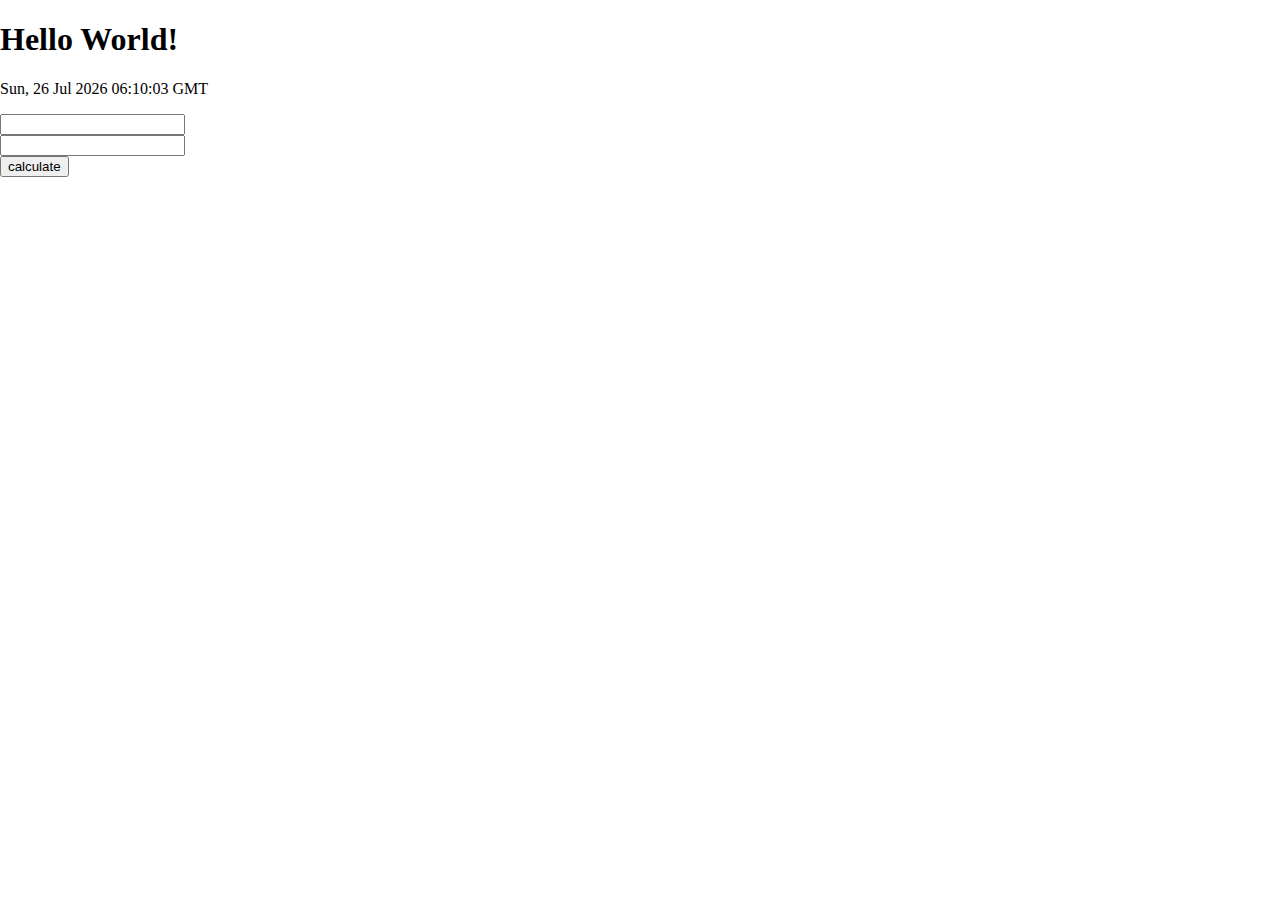
<file: index.html>
<!DOCTYPE html>
<html>
  <head>
    <title>Hello World!</title>
    <link rel="stylesheet" href="styles.css" />
  </head>
  <body>
      <h1 class="title">Hello World! </h1>
      <p id="currentTime"></p>
      <div class="length">
        <input id="len" value>
      </div>
       <div class="width">
         <input id="wid" value>
      </div>
      <button onclick="calculateArea()">calculate</button>
       <div class="area" >
         <div id="areaRec"></div>
      </div>
      <script src="script.js"></script>
  </body>
</html>
</file>
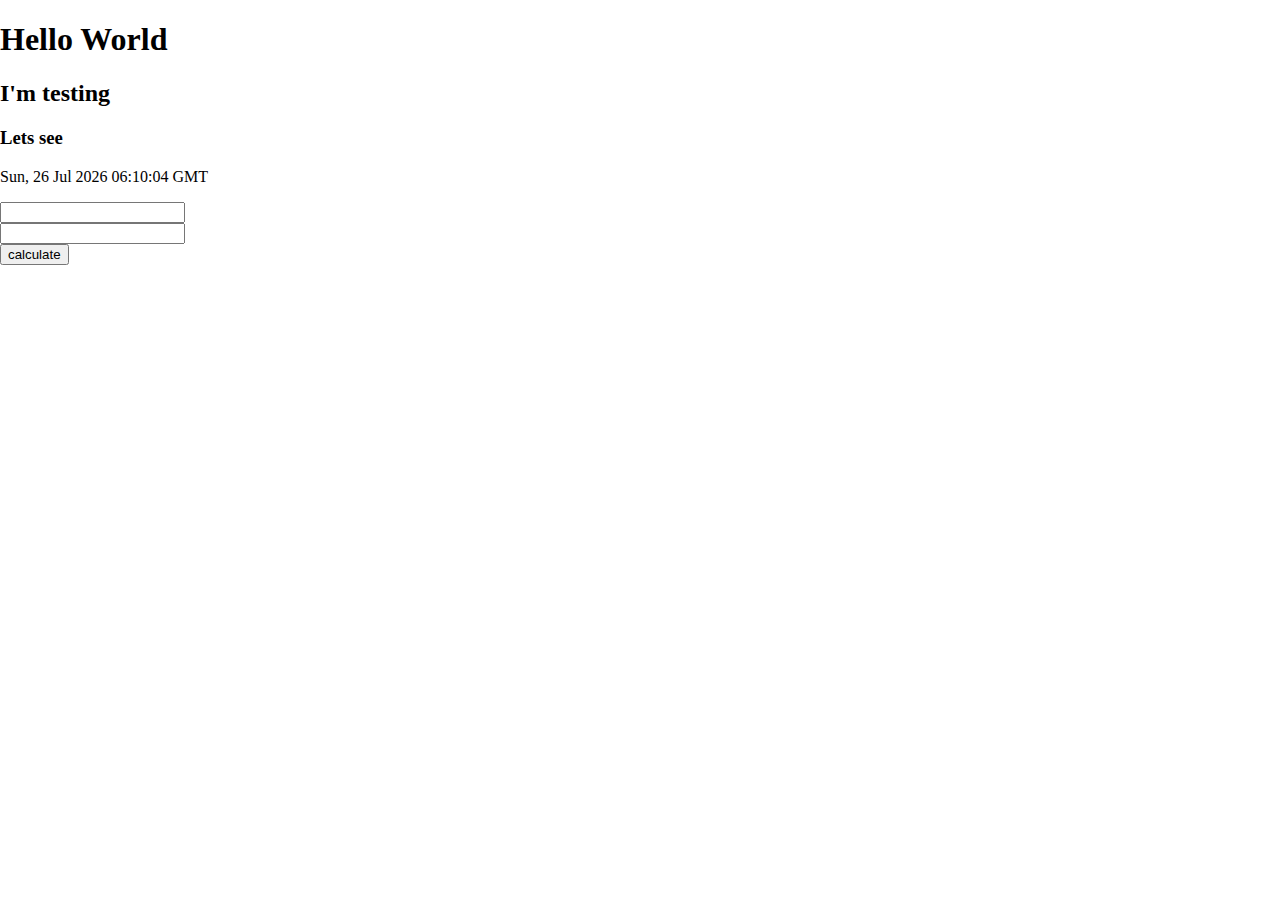
<file: UI/index.html>
<!DOCTYPE html>
<html>
  <head>
    <title>Hello World!</title>
    <link rel="stylesheet" href="styles.css" />
  </head>
  <body>
    <h1>Hello World</h1>
    <h2>I'm testing</h2>
    <h3>Lets see</h3>
      <p id="currentTime"></p>
      <div class="length">
        <input id="len" value>
      </div>
       <div class="width">
         <input id="wid" value>
      </div>
      <button onclick="calculateArea()">calculate</button>
       <div class="area" >
         <div id="areaRec"></div>
         <div id="areaTri"></div>
      </div>
      <script src="script.js"></script>
  </body>
</html>
</file>
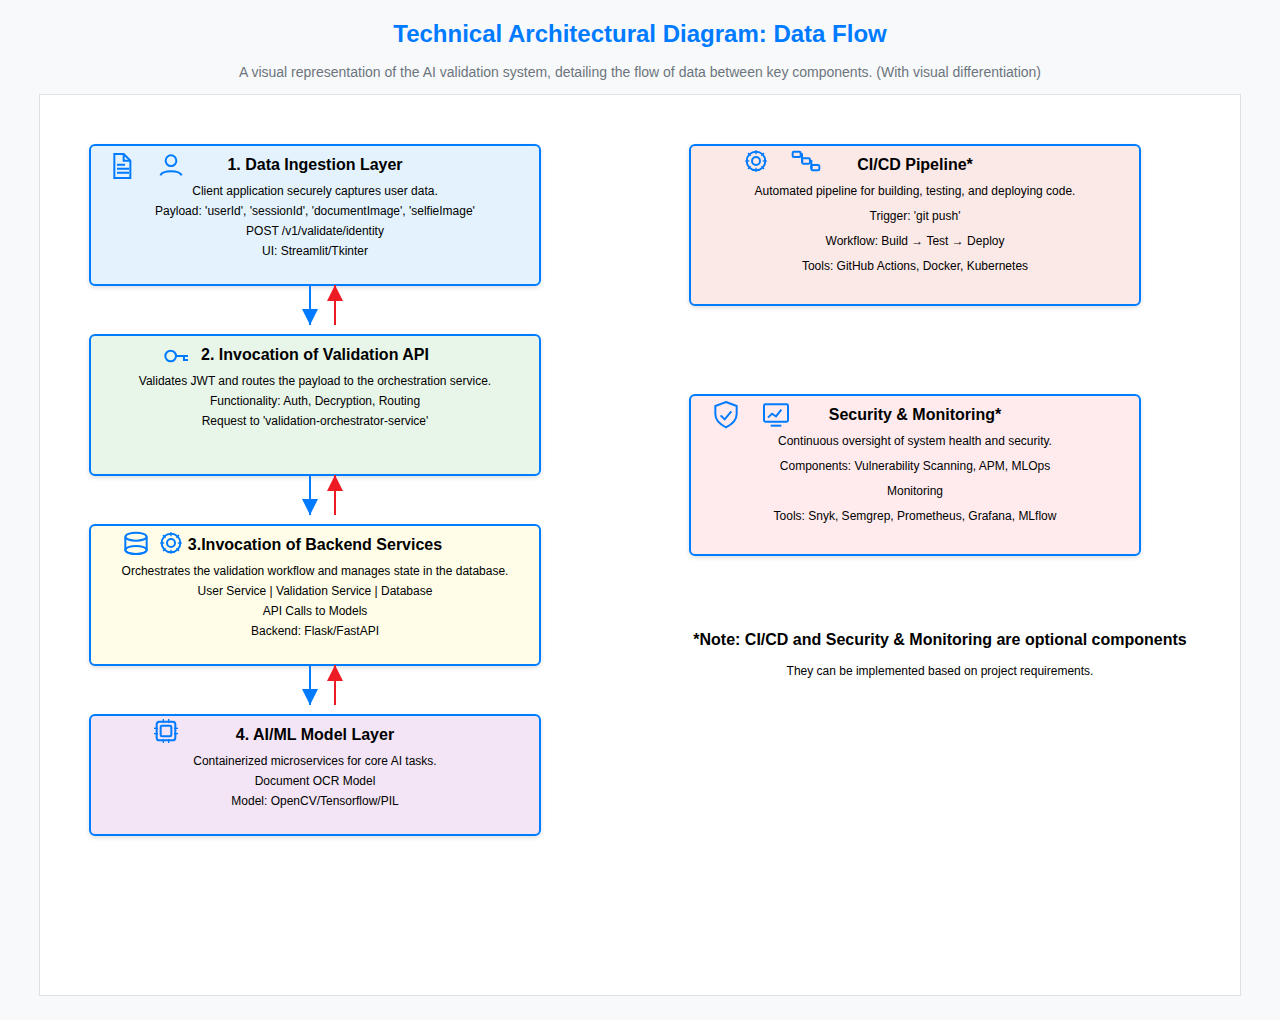
<file: UI/AI-Infographics/diagram_2.html>
<!DOCTYPE html>
<html lang="en">

<head>
    <meta charset="UTF-8" />
    <meta name="viewport" content="width=device-width, initial-scale=1.0" />
    <title>Technical Architectural Diagram: Data Flow (Enhanced)</title>
    <style>
        body {
            font-family: Arial, sans-serif;
            background-color: #f8f9fa;
            color: #333;
            margin: 20px;
            text-align: center;
        }

        svg {
            border: 1px solid #dee2e6;
            background-color: #fff;
            width: 100%;
            max-width: 1200px;
            height: auto;
        }

        .panel {
            filter: url(#shadow);
        }

        .label {
            font-size: 16px;
            font-weight: bold;
        }

        .sub {
            font-size: 12px;
        }

        .icon {
            stroke: #007bff;
            fill: none;
            stroke-width: 2;
            vector-effect: non-scaling-stroke;
        }

        .icon-fill {
            fill: #007bff;
            stroke: none;
            vector-effect: non-scaling-stroke;
        }

        .arrow {
            stroke: #007bff;
            stroke-width: 2;
            fill: none;
            marker-end: url(#arrow);
            vector-effect: non-scaling-stroke;
        }

        .arrowDown {
            stroke: #ed1c24;
            stroke-width: 2;
            fill: none;
            marker-end: url(#arrowDown);
            vector-effect: non-scaling-stroke;
        }
    </style>
</head>

<body>
    <h1 style="color: #007bff; font-size: 24px;">Technical Architectural Diagram: Data Flow</h1>
    <p style="font-size: 14px; color: #6c757d;">A visual representation of the AI validation system, detailing the flow
        of data between key components. (With visual differentiation)</p>

    <svg viewBox="0 0 1200 900" xmlns="http://www.w3.org/2000/svg" role="img"
        aria-labelledby="diagram-title diagram-desc">
        <title id="diagram-title">AI Validation System Data Flow</title>
        <desc id="diagram-desc">Diagram showing data flow from ingestion to AI/ML model layer with CI/CD and monitoring
            panels. Panels include contextual icons, arrows with markers, and accessible grouping.</desc>

        <!-- Definitions: markers, shadows, and reusable icons -->
        <defs>
            <!-- Arrowhead marker -->
            <marker id="arrow" viewBox="0 0 10 10" refX="10" refY="5" markerWidth="8" markerHeight="8" orient="auto">
                <path d="M0,0 L10,5 L0,10 Z" fill="#007bff" />
            </marker>

            <marker id="arrowDown" viewBox="0 0 10 10" refX="10" refY="5" markerWidth="8" markerHeight="8"
                orient="auto">
                <path d="M0,0 L10,5 L0,10 Z" fill="#ed1c24" />
            </marker>

            <!-- Soft drop shadow -->
            <filter id="shadow" x="-20%" y="-20%" width="140%" height="140%">
                <feDropShadow dx="0" dy="2" stdDeviation="2" flood-color="#000" flood-opacity="0.12" />
            </filter>

            <!-- Icons (48x48 viewBox for consistent sizing) -->
            <symbol id="icon-doc" viewBox="0 0 48 48">
                <path class="icon" d="M14 6h14l10 10v26H14z" />
                <path class="icon" d="M28 6v10h10" />
                <path class="icon" d="M18 28h18M18 34h18M18 22h12" />
            </symbol>

            <symbol id="icon-user" viewBox="0 0 48 48">
                <circle class="icon" cx="24" cy="16" r="8" />
                <path class="icon" d="M8 38c4-8 28-8 32 0" />
            </symbol>

            <symbol id="icon-key" viewBox="0 0 48 48">
                <circle class="icon" cx="16" cy="24" r="8" />
                <path class="icon" d="M24 24h18" />
                <path class="icon" d="M36 24v6h6" />
            </symbol>

            <symbol id="icon-database" viewBox="0 0 48 48">
                <ellipse class="icon" cx="24" cy="10" rx="16" ry="6" />
                <path class="icon" d="M8 10v20c0 3.3 7.2 6 16 6s16-2.7 16-6V10" />
                <ellipse class="icon" cx="24" cy="30" rx="16" ry="6" />
            </symbol>

            <symbol id="icon-gear" viewBox="0 0 48 48">
                <circle class="icon" cx="24" cy="24" r="6" />
                <!-- simple gear spokes -->
                <g class="icon">
                    <path d="M24 8v6" />
                    <path d="M24 34v6" />
                    <path d="M8 24h6" />
                    <path d="M34 24h6" />
                    <path d="M12 12l4 4" />
                    <path d="M32 32l4 4" />
                    <path d="M12 36l4-4" />
                    <path d="M32 16l4-4" />
                </g>
                <circle class="icon" cx="24" cy="24" r="14" />
            </symbol>

            <symbol id="icon-chip" viewBox="0 0 48 48">
                <rect class="icon" x="10" y="10" width="28" height="28" rx="4" ry="4" />
                <rect class="icon" x="16" y="16" width="16" height="16" rx="2" ry="2" />
                <!-- pins -->
                <g class="icon">
                    <path d="M20 6v6" />
                    <path d="M28 6v6" />
                    <path d="M20 36v6" />
                    <path d="M28 36v6" />
                    <path d="M6 20h6" />
                    <path d="M6 28h6" />
                    <path d="M36 20h6" />
                    <path d="M36 28h6" />
                </g>
            </symbol>

            <symbol id="icon-face" viewBox="0 0 48 48">
                <circle class="icon" cx="24" cy="24" r="18" />
                <circle class="icon" cx="18" cy="20" r="2" />
                <circle class="icon" cx="30" cy="20" r="2" />
                <path class="icon" d="M16 30c4 4 12 4 16 0" />
            </symbol>

            <symbol id="icon-pipeline" viewBox="0 0 48 48">
                <rect class="icon" x="4" y="10" width="12" height="8" rx="2" />
                <rect class="icon" x="18" y="20" width="12" height="8" rx="2" />
                <rect class="icon" x="32" y="30" width="12" height="8" rx="2" />
                <path class="icon" d="M16 14h2l0 10h2" />
                <path class="icon" d="M30 24h2l0 10h2" />
            </symbol>

            <symbol id="icon-shield" viewBox="0 0 48 48">
                <path class="icon" d="M24 6l16 6v12c0 10-8 16-16 20-8-4-16-10-16-20V12z" />
                <path class="icon" d="M16 26l6 6 10-12" />
            </symbol>

            <symbol id="icon-monitor" viewBox="0 0 48 48">
                <rect class="icon" x="6" y="8" width="36" height="26" rx="2" />
                <path class="icon" d="M16 40h16" />
                <path class="icon" d="M12 28l6-6 6 4 8-10" />
            </symbol>
        </defs>

        <!-- Layer 1: Data Ingestion -->
        <g role="group" aria-labelledby="l1-title l1-desc">
            <rect class="panel" x="50" y="50" width="450" height="140" fill="#e3f2fd" stroke="#007bff" stroke-width="2"
                rx="5" ry="5" />
            <text id="l1-title" x="275" y="75" text-anchor="middle" class="label">1. Data Ingestion Layer</text>
            <text id="l1-desc" x="275" y="100" text-anchor="middle" class="sub">Client application securely captures
                user data.</text>
            <text x="275" y="120" text-anchor="middle" class="sub">Payload: 'userId', 'sessionId', 'documentImage',
                'selfieImage'
            </text>
            <text x="275" y="140" text-anchor="middle" class="sub">POST /v1/validate/identity</text>
            <text x="275" y="160" text-anchor="middle" class="sub">UI: Streamlit/Tkinter</text>
            <!-- Icons -->
            <use href="#icon-doc" x="65" y="55" width="32" height="32" aria-hidden="true" />
            <use href="#icon-user" x="115" y="55" width="32" height="32" aria-hidden="true" />
        </g>

        <!-- Arrow -->
        <!-- Arrow going down (shifted slightly right) -->
        <line class="arrow" x1="270" y1="190" x2="270" y2="230" marker-end="url(#arrowhead)" />

        <!-- Arrow going up (shifted slightly left) -->
        <line class="arrowDown" x1="295" y1="230" x2="295" y2="190" marker-start="url(#arrowhead)" />


        <!-- Layer 2: API Gateway -->
        <g role="group" aria-labelledby="l2-title l2-desc">
            <rect class="panel" x="50" y="240" width="450" height="140" fill="#e8f5e9" stroke="#007bff" stroke-width="2"
                rx="5" ry="5" />
            <text id="l2-title" x="275" y="265" text-anchor="middle" class="label">2. Invocation of Validation API</text>
            <text id="l2-desc" x="275" y="290" text-anchor="middle" class="sub">Validates JWT and routes the payload to
                the orchestration service.</text>
            <text x="275" y="310" text-anchor="middle" class="sub">Functionality: Auth, Decryption, Routing</text>
            <text x="275" y="330" text-anchor="middle" class="sub">Request to 'validation-orchestrator-service'</text>
            <!-- Icons -->
            <use href="#icon-key" x="120" y="245" width="32" height="32" aria-hidden="true" />
        </g>

        <!-- Arrow -->
        <!-- Arrow going down (shifted slightly right) -->
        <line class="arrow" x1="270" y1="380" x2="270" y2="420" marker-end="url(#arrowhead)" />

        <!-- Arrow going up (shifted slightly left) -->
        <line class="arrowDown" x1="295" y1="420" x2="295" y2="380" marker-start="url(#arrowhead)" />


        <!-- Layer 3: Backend Services -->
        <g role="group" aria-labelledby="l3-title l3-desc">
            <rect class="panel" x="50" y="430" width="450" height="140" fill="#fffde7" stroke="#007bff" stroke-width="2"
                rx="5" ry="5" />
            <text id="l3-title" x="275" y="455" text-anchor="middle" class="label">3.Invocation of Backend Services</text>
            <text id="l3-desc" x="275" y="480" text-anchor="middle" class="sub">Orchestrates the validation workflow and
                manages state in the database.</text>
            <text x="275" y="500" text-anchor="middle" class="sub">User Service | Validation Service | Database</text>
            <text x="275" y="520" text-anchor="middle" class="sub">API Calls to Models</text>
            <text x="275" y="540" text-anchor="middle" class="sub">Backend: Flask/FastAPI</text>
            <!-- Icons -->
            <use href="#icon-database" x="80" y="435" width="32" height="32" aria-hidden="true" />
            <use href="#icon-gear" x="115" y="432" width="32" height="32" aria-hidden="true" />
        </g>

        <!-- Arrow -->
        <!-- Arrow going down (shifted slightly right) -->
        <line class="arrow" x1="270" y1="570" x2="270" y2="610" marker-end="url(#arrowhead)" />

        <!-- Arrow going up (shifted slightly left) -->
        <line class="arrowDown" x1="295" y1="610" x2="295" y2="570" marker-start="url(#arrowhead)" />


        <!-- Layer 4: AI/ML Model Layer -->
        <g role="group" aria-labelledby="l4-title l4-desc">
            <rect class="panel" x="50" y="620" width="450" height="120" fill="#f3e5f5" stroke="#007bff" stroke-width="2"
                rx="5" ry="5" />
            <text id="l4-title" x="275" y="645" text-anchor="middle" class="label">4. AI/ML Model Layer</text>
            <text id="l4-desc" x="275" y="670" text-anchor="middle" class="sub">Containerized microservices for core AI
                tasks.</text>
            <text x="275" y="690" text-anchor="middle" class="sub">Document OCR Model </text>
            <text x="275" y="710" text-anchor="middle" class="sub">Model: OpenCV/Tensorflow/PIL </text>
            <!-- | Face Verification Model | Liveness Detection Model -->
            <!-- Icons -->
            <use href="#icon-chip" x="110" y="620" width="32" height="32" aria-hidden="true" />
            <!-- <use href="#icon-doc" x="110" y="620" width="32" height="32" aria-hidden="true"/>
      <use href="#icon-face" x="150" y="620" width="32" height="32" aria-hidden="true"/> -->
        </g>

        <!-- Arrow loop back to frontend with labels
    <line class="arrow" x1="500" y1="690" x2="550" y2="690"/>
    <line class="arrow" x1="550" y1="690" x2="550" y2="100"/>
    <line class="arrow" x1="550" y1="100" x2="500" y2="100"/>
    <text x="550" y="390" text-anchor="middle" transform="rotate(-90 550 400)" class="sub">Validation Result (status: SUCCESS/FAILED)</text>
    <text x="550" y="80" text-anchor="middle" class="sub">To frontend</text> -->

        <!-- CI/CD Panel -->
        <g role="group" aria-labelledby="cicd-title cicd-desc">
            <rect class="panel" x="650" y="50" width="450" height="160" fill="#fbe9e7" stroke="#007bff" stroke-width="2"
                rx="5" ry="5" />
            <text id="cicd-title" x="875" y="75" text-anchor="middle" class="label">CI/CD Pipeline*</text>
            <text id="cicd-desc" x="875" y="100" text-anchor="middle" class="sub">Automated pipeline for building,
                testing, and deploying code.</text>
            <text x="875" y="125" text-anchor="middle" class="sub">Trigger: 'git push'</text>
            <text x="875" y="150" text-anchor="middle" class="sub">Workflow: Build → Test → Deploy</text>
            <text x="875" y="175" text-anchor="middle" class="sub">Tools: GitHub Actions, Docker, Kubernetes</text>
            <!-- Icons -->
            <use href="#icon-gear" x="700" y="50" width="32" height="32" aria-hidden="true" />
            <use href="#icon-pipeline" x="750" y="50" width="32" height="32" aria-hidden="true" />
        </g>

        <!-- Security & Monitoring Panel -->
        <g role="group" aria-labelledby="sec-title sec-desc">
            <rect class="panel" x="650" y="300" width="450" height="160" fill="#ffebee" stroke="#007bff"
                stroke-width="2" rx="5" ry="5" />
            <text id="sec-title" x="875" y="325" text-anchor="middle" class="label">Security & Monitoring*</text>
            <text id="sec-desc" x="875" y="350" text-anchor="middle" class="sub">Continuous oversight of system health
                and security.</text>
            <text x="875" y="375" text-anchor="middle" class="sub">Components: Vulnerability Scanning, APM, MLOps</text>
            <text x="875" y="400" text-anchor="middle" class="sub">Monitoring</text>
            <text x="875" y="425" text-anchor="middle" class="sub">Tools: Snyk, Semgrep, Prometheus, Grafana,
                MLflow</text>
            <!-- Icons -->
            <use href="#icon-shield" x="670" y="303" width="32" height="32" aria-hidden="true" />
            <use href="#icon-monitor" x="720" y="304" width="32" height="32" aria-hidden="true" />
        </g>

        <g role="group" aria-labelledby="note-title note-desc">
            <text id="note-title" x="900" y="550" text-anchor="middle" class="label">*Note: CI/CD and Security &
                Monitoring are optional components</text>
            <text id="note-desc" x="900" y="580" text-anchor="middle" class="sub">They can be implemented based on
                project requirements.</text>
        </g>
    </svg>
</body>

</html>
</file>
<file: styles.css>
body {
    margin: auto;
    padding: auto;
    font-family:'Times New Roman', Times, serif;
}
</file>
<file: UI/styles.css>
body {
    margin: auto;
    padding: auto;
    font-family:'Times New Roman', Times, serif;
}
</file>
